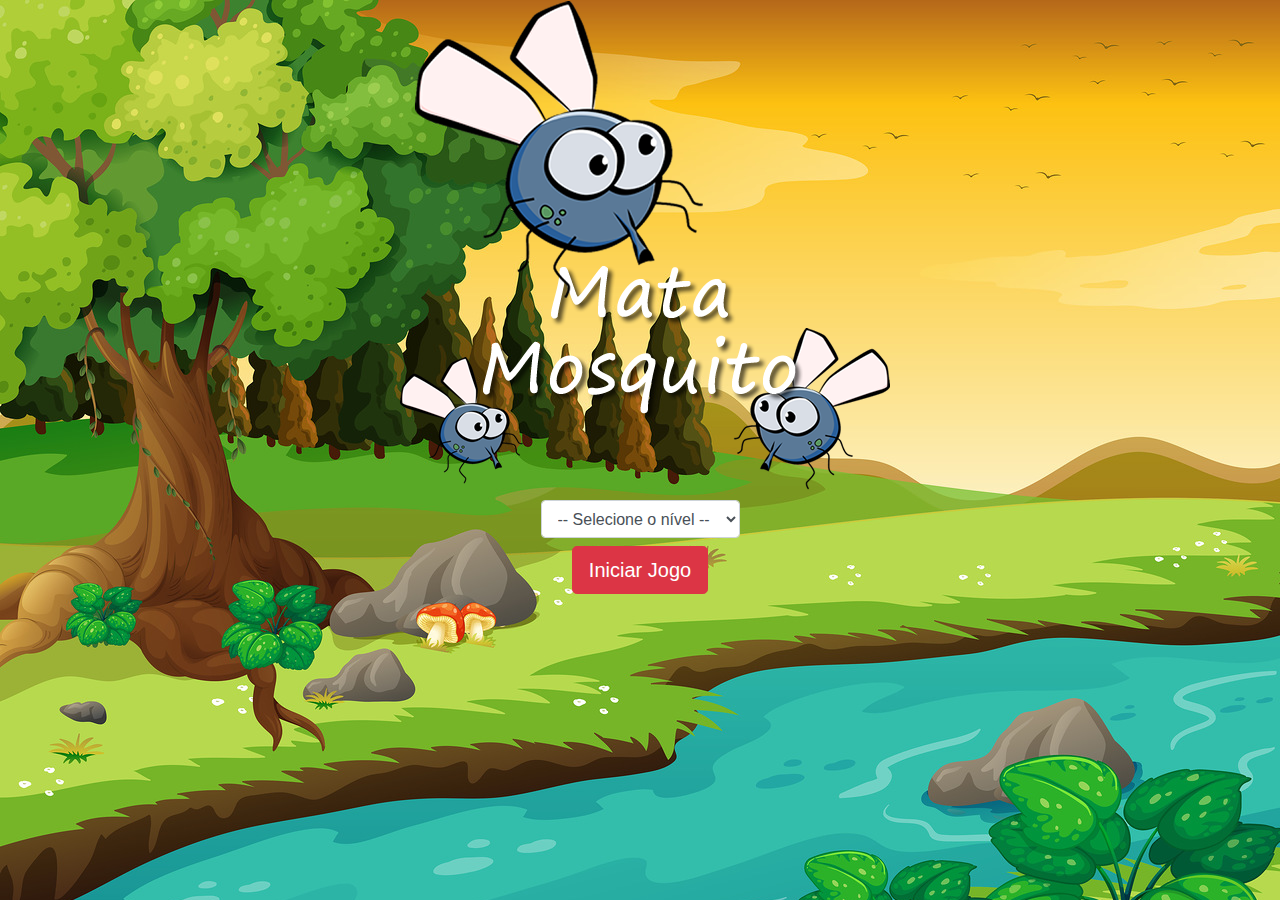
<file: img/Jogo Mata Mosquito c JS/index.html>
<!DOCTYPE html>
<html>
	<head>
		<title></title>
		<meta charset="UTF-8" />
		<link rel="stylesheet" href="https://maxcdn.bootstrapcdn.com/bootstrap/4.0.0/css/bootstrap.min.css" integrity="sha384-Gn5384xqQ1aoWXA+058RXPxPg6fy4IWvTNh0E263XmFcJlSAwiGgFAW/dAiS6JXm" crossorigin="anonymous">

		<link rel="stylesheet" href="estilo.css" />

		<script>
			function iniciarJogo() {
				var nivel = document.getElementById('nivel').value

				if(nivel === '') {
					alert('Selecione um nível para iniciar o jogo')
					return false
				}

				window.location.href = "app.html?" + nivel

			}
		</script>
	</head>
	<body>

		<div class="container">
			<div class="row">
				<div class="col">
					<div class="d-flex justify-content-center">
						<img src="imagens/game.png" />
					</div>
				</div>
			</div>

			<div class="row">
				<div class="col">
					<div class="d-flex justify-content-center">
						<div class="mb-2">
							<select class="form-control" id="nivel">
								<option value="">-- Selecione o nível --</option>
								<option value="normal">Normal</option>
								<option value="dificil">Difícil</option>
								<option value="chucknorris">Chuck Norris</option>
							</select>
						</div>
					</div>
				</div>
			</div>


			<div class="row">
				<div class="col">
					<div class="d-flex justify-content-center">
						<button type="button" class="btn btn-danger btn-lg" onclick="iniciarJogo()" >Iniciar Jogo</button>
					</div>
				</div>
			</div>
		</div>

	</body>
</html>
</file>
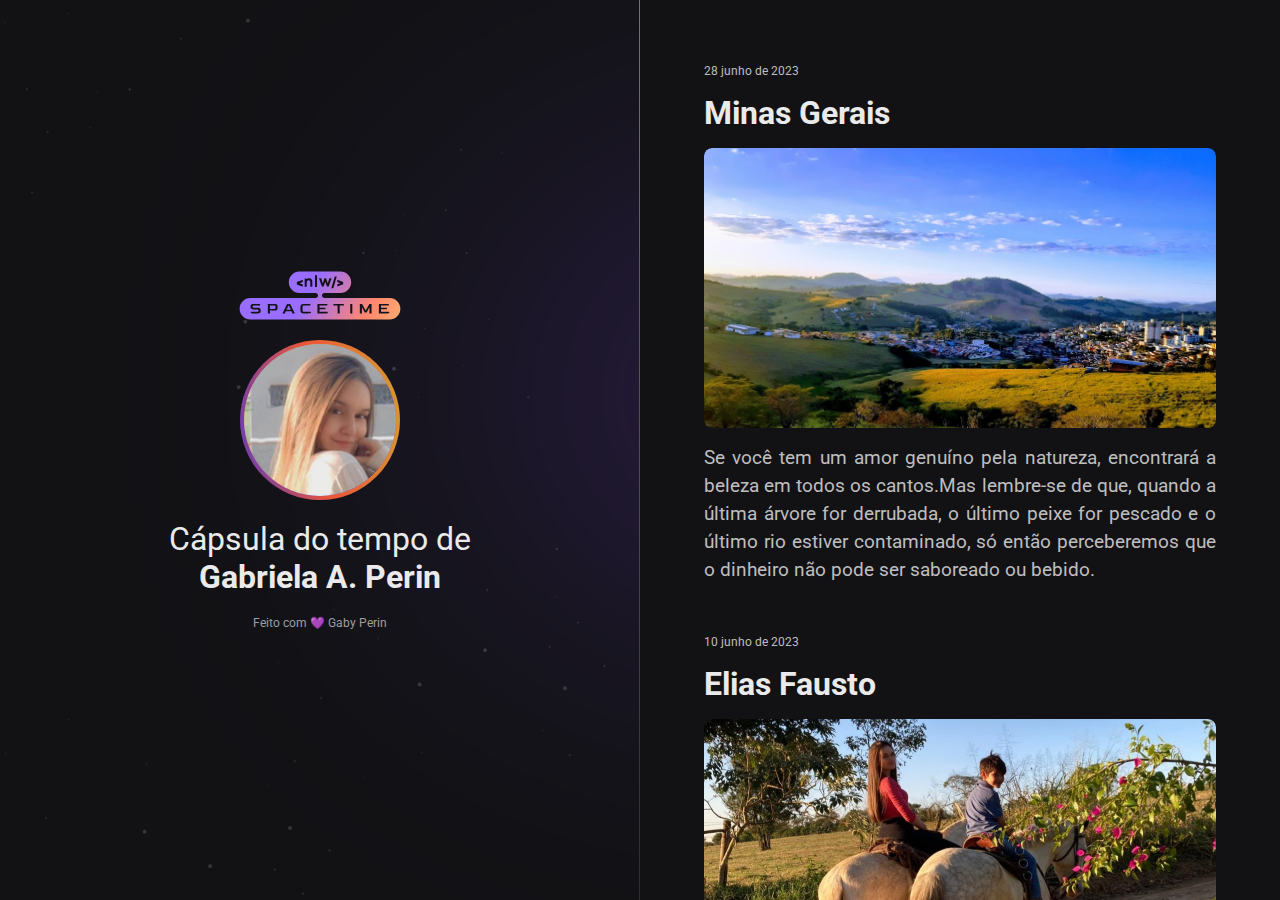
<file: img/Sitedoshobbies/index.html>
<!DOCTYPE html>
<html lang="pt-br">
  <head>
    <meta charset="UTF-8" />
    <meta http-equiv="X-UA-Compatible" content="IE=edge" />
    <meta name="viewport" content="width=device-width, initial-scale=1.0" />
    <link rel="preconnect" href="https://fonts.googleapis.com" />
    <link rel="preconnect" href="https://fonts.gstatic.com" crossorigin />
    <link
      href="https://fonts.googleapis.com/css2?family=Roboto:wght@400;700&display=swap"
      rel="stylesheet"/>

    <link rel="icon" href="favicon.png" />
    <link rel="stylesheet" href="style.css" />
    <title>NLW Spacetime Gabi</title>
  </head>
  <body>
    <aside>
      <img src="logo.svg" alt="Logo NLW spacetime" />
      <img src="gabifotoprincipal.jpeg" alt="Foto de perfil" />

      <p>
        Cápsula do tempo de <br />
        <strong>Gabriela A. Perin</strong>
      </p>

      <span>Feito com 💜 Gaby Perin</span>
    </aside>
    <nav>
      <a
        target="_blank"
        class="memory"
      >
        <small>28 junho de 2023</small>
        <h1>Minas Gerais</h1>
        <div>
          <img
            src="pordosolmg.jpg"
            alt="Paisagem de Minas Gerais"
          />
        </div>
        <p Align="justify">
          Se você tem um amor genuíno pela natureza, encontrará a beleza em todos os cantos.Mas lembre-se de que, quando a última árvore for derrubada, o último peixe for pescado e o último rio estiver contaminado, só então perceberemos que o dinheiro não pode ser saboreado ou bebido.
        </p>
        <br>
        <small>10 junho de 2023</small>
        <h1>Elias Fausto</h1>
        <div>
        <img
            src="cavalos.jpg"
            alt="Paisagem de Minas Gerais"
          />
        </div>
          <p Align="justify">
            Se há algo que verdadeiramente amo, é desfrutar do ar puro, saborear frutas colhidas diretamente da árvore, apreciar o sereno da natureza, encontrar a paz, sentir a brisa refrescante, ouvir a sinfonia dos pássaros e dar um passeio tranquilo a cavalo. Cada um desses momentos é como uma recarga para a minha alma, uma oportunidade de me reconectar com a essência da vida e apreciar a beleza simples que o mundo tem a oferecer.
          </p>
        
      </a>

      <a
        target="_blank"
        class="memory"
      >
        <small>29 junho de 2023</small>
        <h1>Esporte</h1>
        <div>
          <img
            src="gametenis.jpg"
            alt="Esporte"
          />
        </div>
        <p Align="justify">
          Para mim, a prática do tênis proporciona uma série de benefícios que abrangem não apenas a minha saúde física, mas também o meu bem-estar mental e social. Este esporte se revela uma fonte valiosa de ganhos para todas as áreas da minha vida.
        </p>
      </a>

      <a
        target="_blank"
        class="memory"
      >
        <small>17 junho de 2023</small>
        <h1>Júlia e Heloísa</h1>
        <div>
          <img
            src="juliaehelo.jpg"
            alt="Priminhas"
          />
        </div>
        <p Align="justify">
          Cada dia ao lado de vocês é uma aventura incrível, e estou muito feliz por ter vocês como minhas priminhas. Acompanhar o crescimento de vocês e ver como estão se tornando duas pessoas tão maravilhosas é um privilégio para mim.Vocês são como duas estrelas brilhantes que iluminam a minha vida com alegria e amor. É incrível ver como vocês crescem e aprendem coisas novas a cada dia.
        </p>
      </a>
      <a
        target="_blank"
        class="memory"
      >
        <small>11 junho de 2023</small>
        <h1>Pôr do sol</h1>
        <div>
          <img
            src="pordosol.jpg"
            alt="Põr do sol"
          />
        </div>
        <p Align="justify">
          O pôr do sol é um espetáculo de cores quentes pintando o horizonte, finalizando o dia com uma mescla de beleza e serenidade. Ele serve como um lembrete da efemeridade da vida e da significância de valorizar os momentos simples.Além de sua beleza indescritível, olhar o pôr do sol também possui o poder de aliviar o estresse e a ansiedade, proporcionando um breve refúgio de tranquilidade em nosso cotidiano agitado.
          </p>
      </a>
    </nav>  
  </body>
</html>
</file>
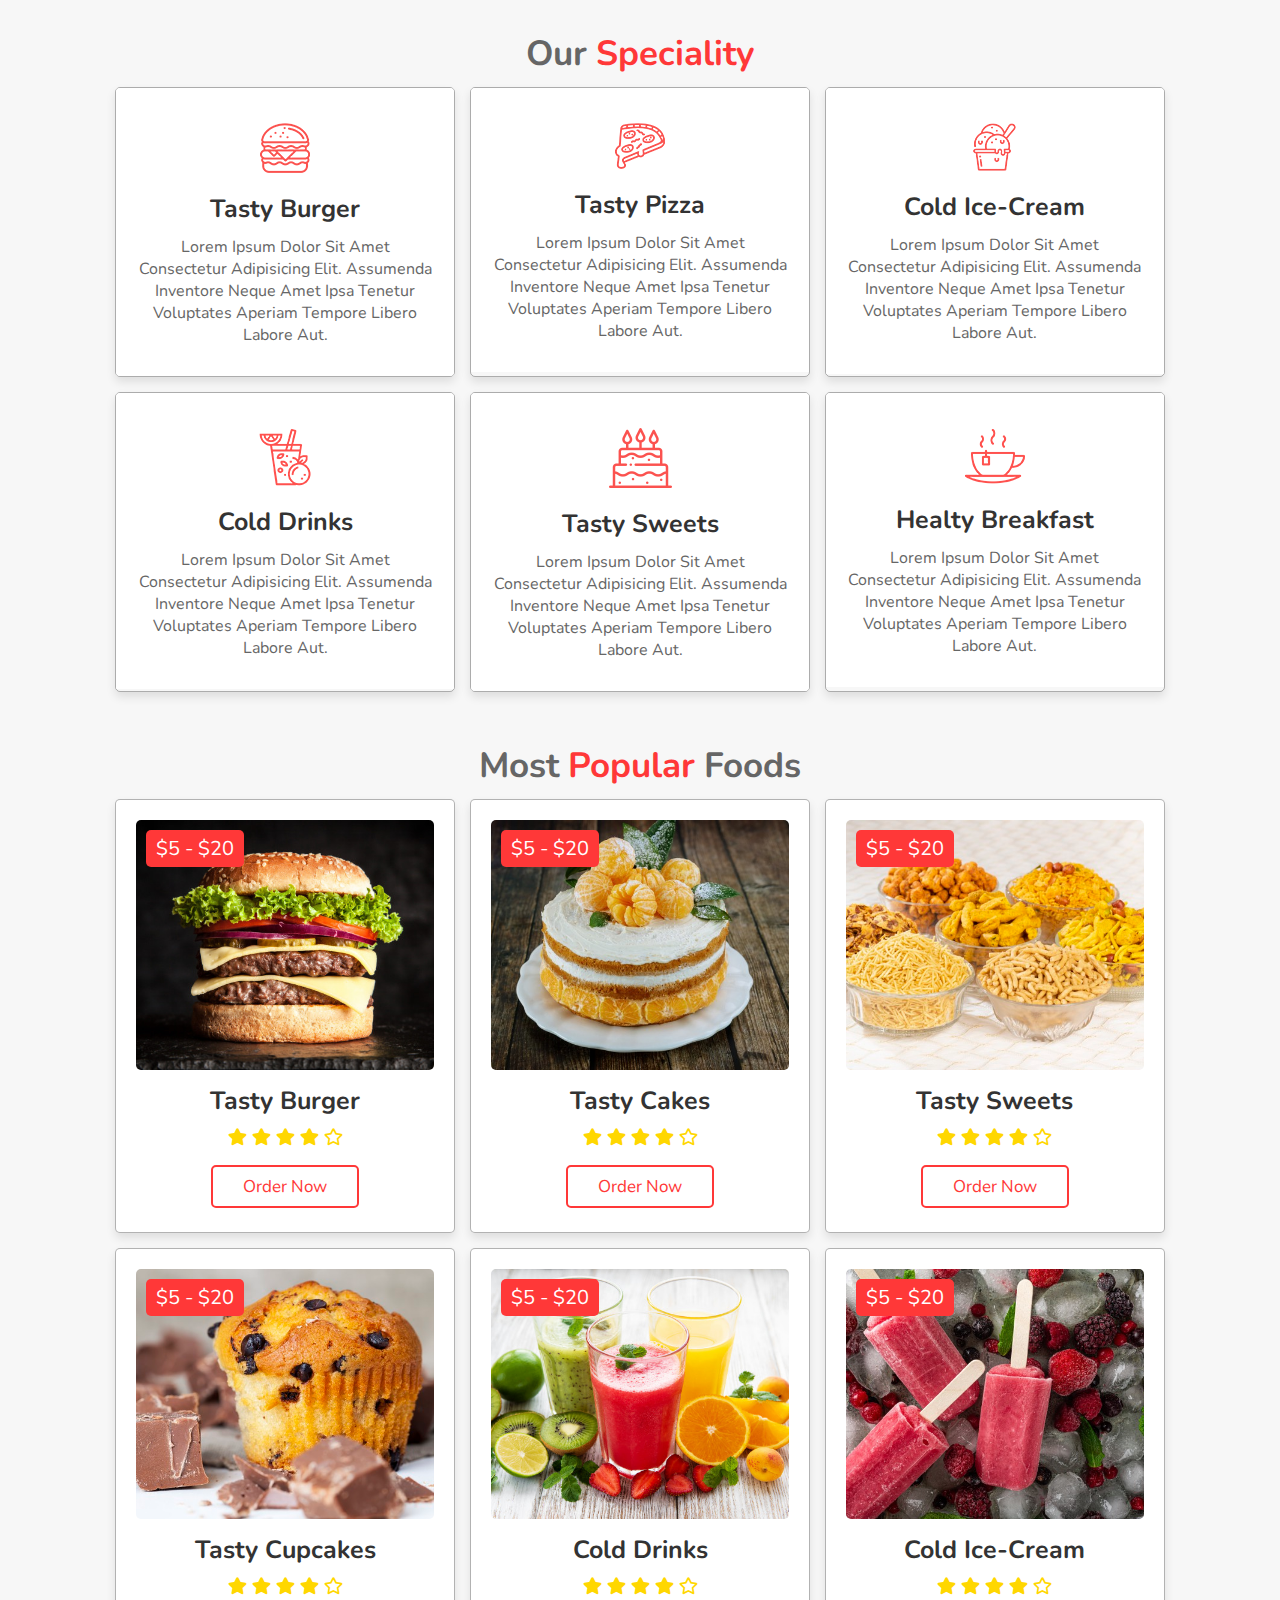
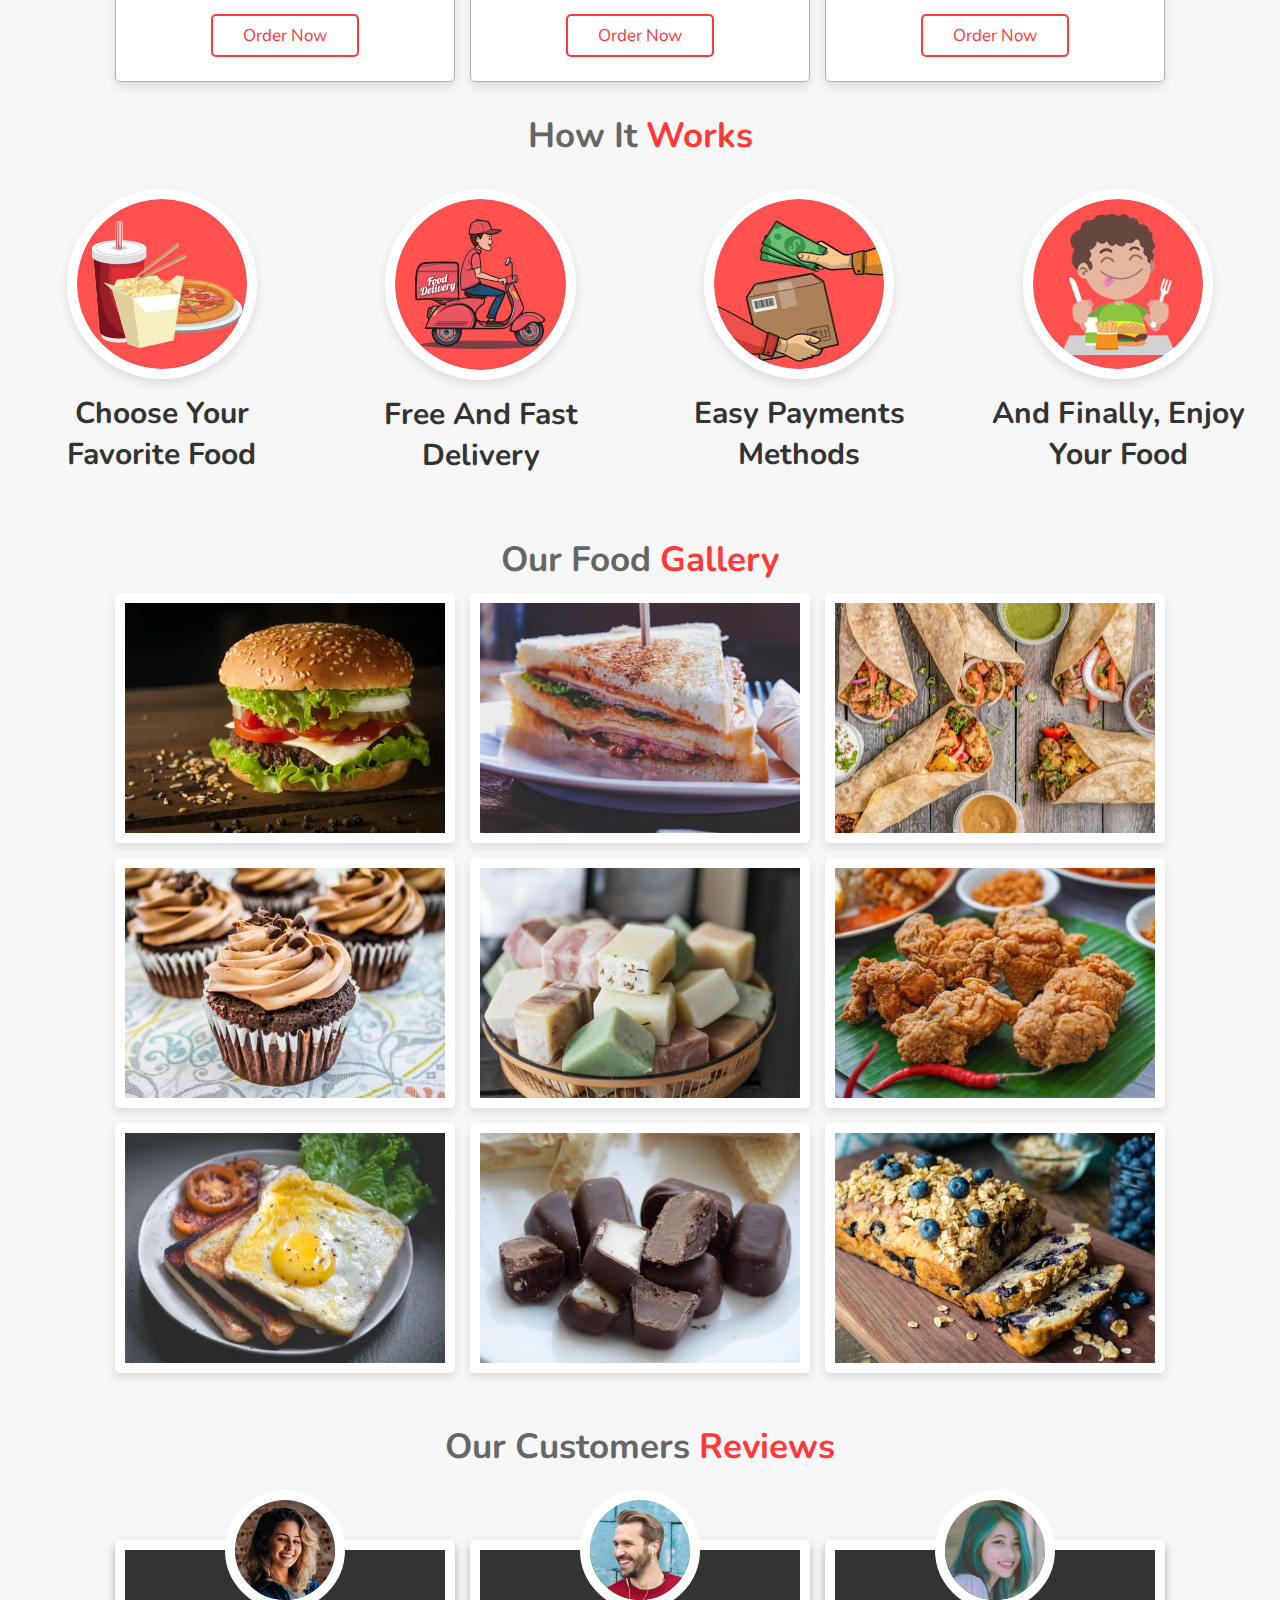
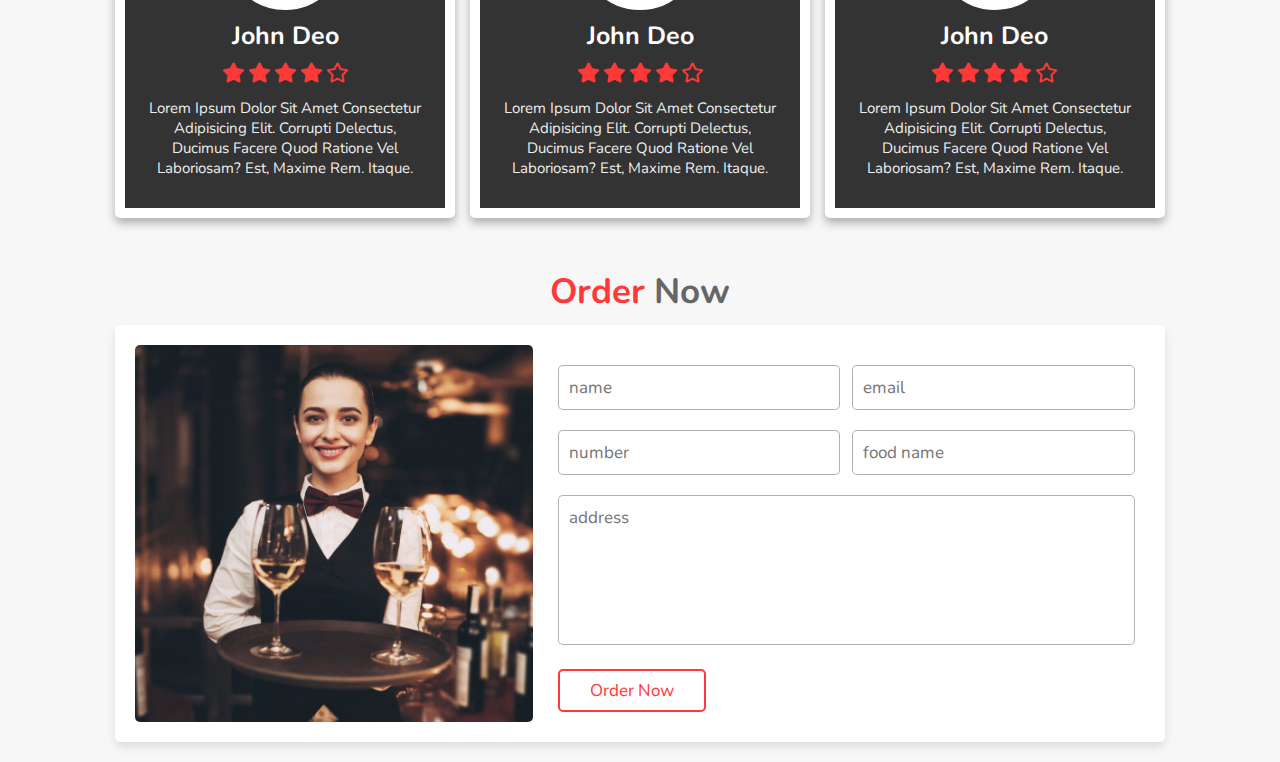
<file: img/Hotel Galaxy/food.html>
<!DOCTYPE html>
<html lang="en">

<head>
    <meta charset="UTF-8">
    <meta name="viewport" content="width=device-width, initial-scale=1.0">
    <title>Our food Service</title>

    <!-- font awesome cdn link  -->
    <link rel="stylesheet" href="https://cdnjs.cloudflare.com/ajax/libs/font-awesome/5.15.3/css/all.min.css">

    <!-- custom css file link  -->
    <link rel="stylesheet" href="foodStyle.css">

</head>

<body>
    <!-- speciality section starts  -->

    <section class="speciality" id="speciality">

        <h1 class="heading"> our <span>speciality</span> </h1>

        <div class="box-container">

            <div class="box">
                <img class="image" src="images/s-img-1.jpg" alt="">
                <div class="content">
                    <img src="images/s-1.png" alt="">
                    <h3>tasty burger</h3>
                    <p>Lorem ipsum dolor sit amet consectetur adipisicing elit. Assumenda inventore neque amet ipsa
                        tenetur voluptates aperiam tempore libero labore aut.</p>
                </div>
            </div>
            <div class="box">
                <img class="image" src="images/s-img-2.jpg" alt="">
                <div class="content">
                    <img src="images/s-2.png" alt="">
                    <h3>tasty pizza</h3>
                    <p>Lorem ipsum dolor sit amet consectetur adipisicing elit. Assumenda inventore neque amet ipsa
                        tenetur voluptates aperiam tempore libero labore aut.</p>
                </div>
            </div>
            <div class="box">
                <img class="image" src="images/s-img-3.jpg" alt="">
                <div class="content">
                    <img src="images/s-3.png" alt="">
                    <h3>cold ice-cream</h3>
                    <p>Lorem ipsum dolor sit amet consectetur adipisicing elit. Assumenda inventore neque amet ipsa
                        tenetur voluptates aperiam tempore libero labore aut.</p>
                </div>
            </div>
            <div class="box">
                <img class="image" src="images/s-img-4.jpg" alt="">
                <div class="content">
                    <img src="images/s-4.png" alt="">
                    <h3>cold drinks</h3>
                    <p>Lorem ipsum dolor sit amet consectetur adipisicing elit. Assumenda inventore neque amet ipsa
                        tenetur voluptates aperiam tempore libero labore aut.</p>
                </div>
            </div>
            <div class="box">
                <img class="image" src="images/s-img-5.jpg" alt="">
                <div class="content">
                    <img src="images/s-5.png" alt="">
                    <h3>tasty sweets</h3>
                    <p>Lorem ipsum dolor sit amet consectetur adipisicing elit. Assumenda inventore neque amet ipsa
                        tenetur voluptates aperiam tempore libero labore aut.</p>
                </div>
            </div>
            <div class="box">
                <img class="image" src="images/s-img-6.jpg" alt="">
                <div class="content">
                    <img src="images/s-6.png" alt="">
                    <h3>healty breakfast</h3>
                    <p>Lorem ipsum dolor sit amet consectetur adipisicing elit. Assumenda inventore neque amet ipsa
                        tenetur voluptates aperiam tempore libero labore aut.</p>
                </div>
            </div>

        </div>

    </section>

    <!-- speciality section ends -->

    <!-- popular section starts  -->

    <section class="popular" id="popular">

        <h1 class="heading"> most <span>popular</span> foods </h1>

        <div class="box-container">

            <div class="box">
                <span class="price"> $5 - $20 </span>
                <img src="images/p-1.jpg" alt="">
                <h3>tasty burger</h3>
                <div class="stars">
                    <i class="fas fa-star"></i>
                    <i class="fas fa-star"></i>
                    <i class="fas fa-star"></i>
                    <i class="fas fa-star"></i>
                    <i class="far fa-star"></i>
                </div>
                <a href="#" class="btn">order now</a>
            </div>
            <div class="box">
                <span class="price"> $5 - $20 </span>
                <img src="images/p-2.jpg" alt="">
                <h3>tasty cakes</h3>
                <div class="stars">
                    <i class="fas fa-star"></i>
                    <i class="fas fa-star"></i>
                    <i class="fas fa-star"></i>
                    <i class="fas fa-star"></i>
                    <i class="far fa-star"></i>
                </div>
                <a href="#" class="btn">order now</a>
            </div>
            <div class="box">
                <span class="price"> $5 - $20 </span>
                <img src="images/p-3.jpg" alt="">
                <h3>tasty sweets</h3>
                <div class="stars">
                    <i class="fas fa-star"></i>
                    <i class="fas fa-star"></i>
                    <i class="fas fa-star"></i>
                    <i class="fas fa-star"></i>
                    <i class="far fa-star"></i>
                </div>
                <a href="#" class="btn">order now</a>
            </div>
            <div class="box">
                <span class="price"> $5 - $20 </span>
                <img src="images/p-4.jpg" alt="">
                <h3>tasty cupcakes</h3>
                <div class="stars">
                    <i class="fas fa-star"></i>
                    <i class="fas fa-star"></i>
                    <i class="fas fa-star"></i>
                    <i class="fas fa-star"></i>
                    <i class="far fa-star"></i>
                </div>
                <a href="#" class="btn">order now</a>
            </div>
            <div class="box">
                <span class="price"> $5 - $20 </span>
                <img src="images/p-5.jpg" alt="">
                <h3>cold drinks</h3>
                <div class="stars">
                    <i class="fas fa-star"></i>
                    <i class="fas fa-star"></i>
                    <i class="fas fa-star"></i>
                    <i class="fas fa-star"></i>
                    <i class="far fa-star"></i>
                </div>
                <a href="#" class="btn">order now</a>
            </div>
            <div class="box">
                <span class="price"> $5 - $20 </span>
                <img src="images/p-6.jpg" alt="">
                <h3>cold ice-cream</h3>
                <div class="stars">
                    <i class="fas fa-star"></i>
                    <i class="fas fa-star"></i>
                    <i class="fas fa-star"></i>
                    <i class="fas fa-star"></i>
                    <i class="far fa-star"></i>
                </div>
                <a href="#" class="btn">order now</a>
            </div>

        </div>

    </section>

    <!-- popular section ends -->

    <!-- steps section starts  -->

    <div class="step-container">

        <h1 class="heading">how it <span>works</span></h1>

        <section class="steps">

            <div class="box">
                <img src="images/step-1.jpg" alt="">
                <h3>choose your favorite food</h3>
            </div>
            <div class="box">
                <img src="images/step-2.jpg" alt="">
                <h3>free and fast delivery</h3>
            </div>
            <div class="box">
                <img src="images/step-3.jpg" alt="">
                <h3>easy payments methods</h3>
            </div>
            <div class="box">
                <img src="images/step-4.jpg" alt="">
                <h3>and finally, enjoy your food</h3>
            </div>

        </section>

    </div>

    <!-- steps section ends -->

    <!-- gallery section starts  -->

    <section class="gallery" id="gallery">

        <h1 class="heading"> our food <span> gallery </span> </h1>

        <div class="box-container">

            <div class="box">
                <img src="images/g-1.jpg" alt="">
                <div class="content">
                    <h3>tasty food</h3>
                    <p>Lorem ipsum dolor sit, amet consectetur adipisicing elit. Deleniti, ipsum.</p>
                    <a href="#" class="btn">ordern now</a>
                </div>
            </div>
            <div class="box">
                <img src="images/g-2.jpg" alt="">
                <div class="content">
                    <h3>tasty food</h3>
                    <p>Lorem ipsum dolor sit, amet consectetur adipisicing elit. Deleniti, ipsum.</p>
                    <a href="#" class="btn">ordern now</a>
                </div>
            </div>
            <div class="box">
                <img src="images/g-3.jpg" alt="">
                <div class="content">
                    <h3>tasty food</h3>
                    <p>Lorem ipsum dolor sit, amet consectetur adipisicing elit. Deleniti, ipsum.</p>
                    <a href="#" class="btn">ordern now</a>
                </div>
            </div>
            <div class="box">
                <img src="images/g-4.jpg" alt="">
                <div class="content">
                    <h3>tasty food</h3>
                    <p>Lorem ipsum dolor sit, amet consectetur adipisicing elit. Deleniti, ipsum.</p>
                    <a href="#" class="btn">ordern now</a>
                </div>
            </div>
            <div class="box">
                <img src="images/g-5.jpg" alt="">
                <div class="content">
                    <h3>tasty food</h3>
                    <p>Lorem ipsum dolor sit, amet consectetur adipisicing elit. Deleniti, ipsum.</p>
                    <a href="#" class="btn">ordern now</a>
                </div>
            </div>
            <div class="box">
                <img src="images/g-6.jpg" alt="">
                <div class="content">
                    <h3>tasty food</h3>
                    <p>Lorem ipsum dolor sit, amet consectetur adipisicing elit. Deleniti, ipsum.</p>
                    <a href="#" class="btn">ordern now</a>
                </div>
            </div>
            <div class="box">
                <img src="images/g-7.jpg" alt="">
                <div class="content">
                    <h3>tasty food</h3>
                    <p>Lorem ipsum dolor sit, amet consectetur adipisicing elit. Deleniti, ipsum.</p>
                    <a href="#" class="btn">ordern now</a>
                </div>
            </div>
            <div class="box">
                <img src="images/g-8.jpg" alt="">
                <div class="content">
                    <h3>tasty food</h3>
                    <p>Lorem ipsum dolor sit, amet consectetur adipisicing elit. Deleniti, ipsum.</p>
                    <a href="#" class="btn">ordern now</a>
                </div>
            </div>
            <div class="box">
                <img src="images/g-9.jpg" alt="">
                <div class="content">
                    <h3>tasty food</h3>
                    <p>Lorem ipsum dolor sit, amet consectetur adipisicing elit. Deleniti, ipsum.</p>
                    <a href="#" class="btn">ordern now</a>
                </div>
            </div>

        </div>

    </section>

    <!-- gallery section ends -->

    <!-- review section starts  -->

    <section class="review" id="review">

        <h1 class="heading"> our customers <span>reviews</span> </h1>

        <div class="box-container">

            <div class="box">
                <img src="images/pic1.png" alt="">
                <h3>john deo</h3>
                <div class="stars">
                    <i class="fas fa-star"></i>
                    <i class="fas fa-star"></i>
                    <i class="fas fa-star"></i>
                    <i class="fas fa-star"></i>
                    <i class="far fa-star"></i>
                </div>
                <p>Lorem ipsum dolor sit amet consectetur adipisicing elit. Corrupti delectus, ducimus facere quod
                    ratione vel laboriosam? Est, maxime rem. Itaque.</p>
            </div>
            <div class="box">
                <img src="images/pic2.png" alt="">
                <h3>john deo</h3>
                <div class="stars">
                    <i class="fas fa-star"></i>
                    <i class="fas fa-star"></i>
                    <i class="fas fa-star"></i>
                    <i class="fas fa-star"></i>
                    <i class="far fa-star"></i>
                </div>
                <p>Lorem ipsum dolor sit amet consectetur adipisicing elit. Corrupti delectus, ducimus facere quod
                    ratione vel laboriosam? Est, maxime rem. Itaque.</p>
            </div>
            <div class="box">
                <img src="images/pic3.png" alt="">
                <h3>john deo</h3>
                <div class="stars">
                    <i class="fas fa-star"></i>
                    <i class="fas fa-star"></i>
                    <i class="fas fa-star"></i>
                    <i class="fas fa-star"></i>
                    <i class="far fa-star"></i>
                </div>
                <p>Lorem ipsum dolor sit amet consectetur adipisicing elit. Corrupti delectus, ducimus facere quod
                    ratione vel laboriosam? Est, maxime rem. Itaque.</p>
            </div>

        </div>

    </section>

    <!-- review section ends -->

    <!-- order section starts  -->

    <section class="order" id="order">

        <h1 class="heading"> <span>order</span> now </h1>

        <div class="row">

            <div class="image">
                <img src="images/order-img.jpg" alt="">
            </div>

            <form action="">

                <div class="inputBox">
                    <input type="text" placeholder="name">
                    <input type="email" placeholder="email">
                </div>

                <div class="inputBox">
                    <input type="number" placeholder="number">
                    <input type="text" placeholder="food name">
                </div>

                <textarea placeholder="address" name="" id="" cols="30" rows="10"></textarea>

                <input type="submit" value="order now" class="btn">

            </form>

        </div>

    </section>
    <!-- order section ends -->


</body>

</html>
</file>
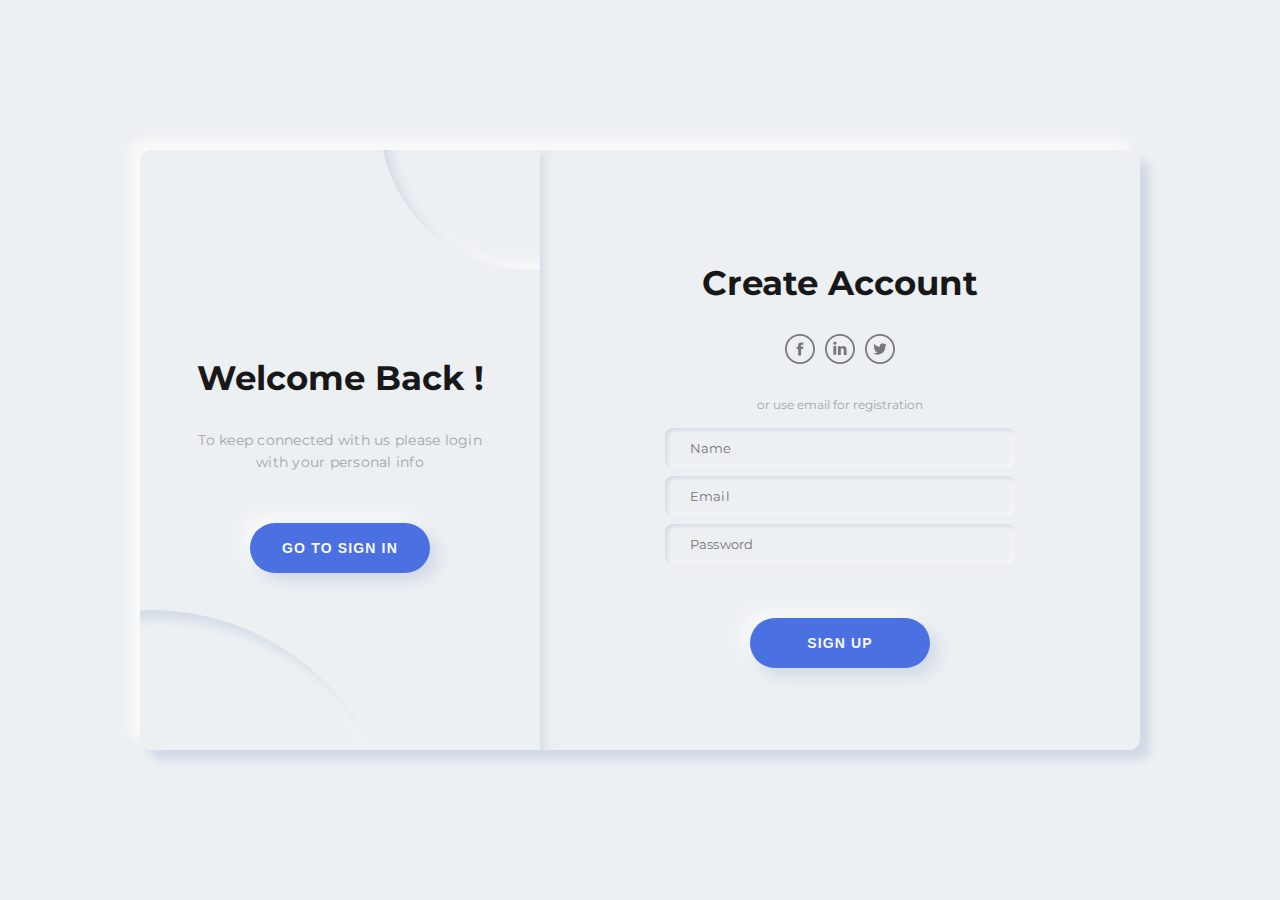
<file: img/Hotel Galaxy/SIGN UP & SIGN IN PAGE.html>
<!DOCTYPE html>
<html lang="en" >
<head>
  <meta charset="UTF-8">
  <title>Sign Up - Sign In</title>
  <link rel="stylesheet" href="SIGN UP & SIGN IN PAGE.css">
</head>
<body>
<!DOCTYPE html>
<html lang="es" dir="ltr">
  <head>          
    <meta name="viewport" content="width=device-width, user-scalable=no, initial-scale=1.0">
    <meta charset="utf-8">
    <link rel="stylesheet" type="text/css" href="SIGN UP & SIGN IN PAGE.css"><link href="https://fonts.googleapis.com/css2?family=Montserrat:wght@400;700;800&display=swap" rel="stylesheet">
  </head>
  <body>
    <div class="main">
      <div class="container a-container" id="a-container">
        <form class="form" id="a-form" method="post" action="signup.php">
          <h2 class="form_title title">Create Account</h2>
          <div class="form__icons"><img class="form__icon" src="[data-uri]" alt=""><img class="form__icon" src="[data-uri]"><img class="form__icon" src="[data-uri]"></div><span class="form__span">or use email for registration</span>
          <input class="form__input" type="text" placeholder="Name" name ="username">
          <input class="form__input" type="text" placeholder="Email" name="email">
          <input class="form__input" type="password" placeholder="Password" name="password">
          <button class="form__button button switch-btn" type='submit' name ="signup">SIGN UP</button>
        </form>
      </div>
      <div class="container b-container" id="b-container">
        <form class="form" id="b-form" method="post" action="index.html">
          <h2 class="form_title title">Sign in to Website</h2>
          <div class="form__icons"><img class="form__icon" src="[data-uri]" alt=""><img class="form__icon" src="[data-uri]"><img class="form__icon" src="[data-uri]"></div><span class="form__span">or use your email account</span>
          <input class="form__input" type="text" placeholder="Email" name = "email">
          <input class="form__input" type="password" placeholder="Password" name = "password"><a class="form__link">Forgot your password?</a>
          <button class="form__button button switch-btn" name = "signin">SIGN IN</button>
        </form>
      </div>
      <div class="switch" id="switch-cnt">
        <div class="switch__circle"></div>
        <div class="switch__circle switch__circle--t"></div>
        <div class="switch__container" id="switch-c1">
          <h2 class="switch__title title">Welcome Back !</h2>
          <p class="switch__description description">To keep connected with us please login with your personal info</p>
          <button class="switch__button button switch-btn">GO TO SIGN IN</button>
        </div>
        <div class="switch__container is-hidden" id="switch-c2">
          <h2 class="switch__title title">Hello Friend !</h2>
          <p class="switch__description description">Enter your personal details and start journey with us</p>
          <button class="switch__button button switch-btn">GO TO SIGN UP</button>
        </div>
      </div>
    </div>
  </body>
</html>
  <script  src="SIGN UP & SIGN IN PAGE.js"></script>
</body>
</html>
</file>
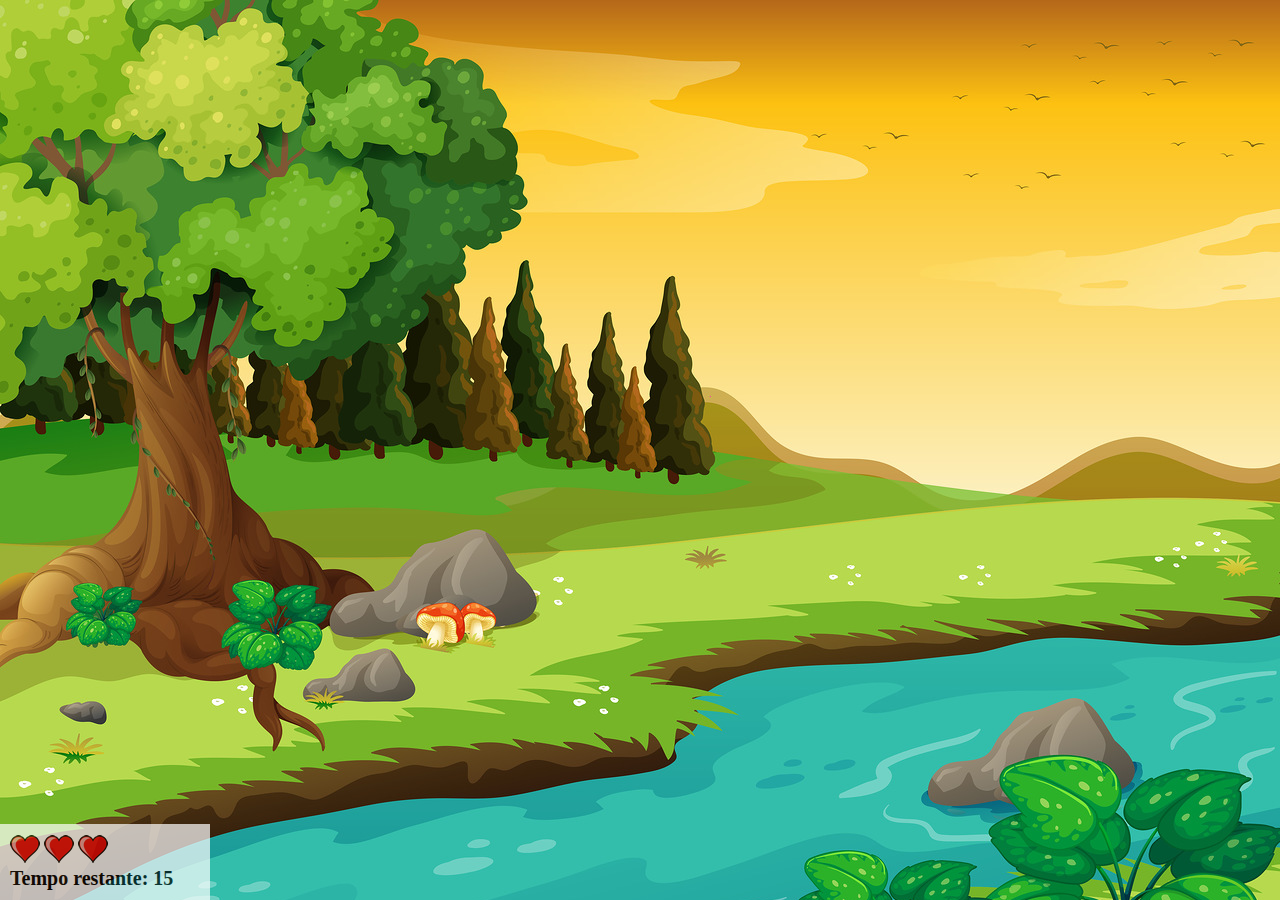
<file: img/Jogo Mata Mosquito c JS/app.html>
<!DOCTYPE html>
<html>
	<head>
		<title></title>
		<meta charset="UTF-8" />
		<link rel="stylesheet" href="estilo.css" />
		<script src="jogo.js"></script>
	</head>
	<body onresize="ajustaTamanhoPalcoJogo()">

		<div class="painel">
			<div class="vidas">
				<img id="v1" src="imagens/coracao_cheio.png" />
				<img id="v2" src="imagens/coracao_cheio.png" />
				<img id="v3" src="imagens/coracao_cheio.png" />
			</div>

			<div class="cronometro">Tempo restante: <span id="cronometro"></span></div>
		</div>

		<script>
			document.getElementById('cronometro').innerHTML = tempo

			var criaMosca = setInterval(function() { 
				posicaoRandomica()
			}, criaMosquitoTempo)
		</script>
	</body>
</html>
</file>
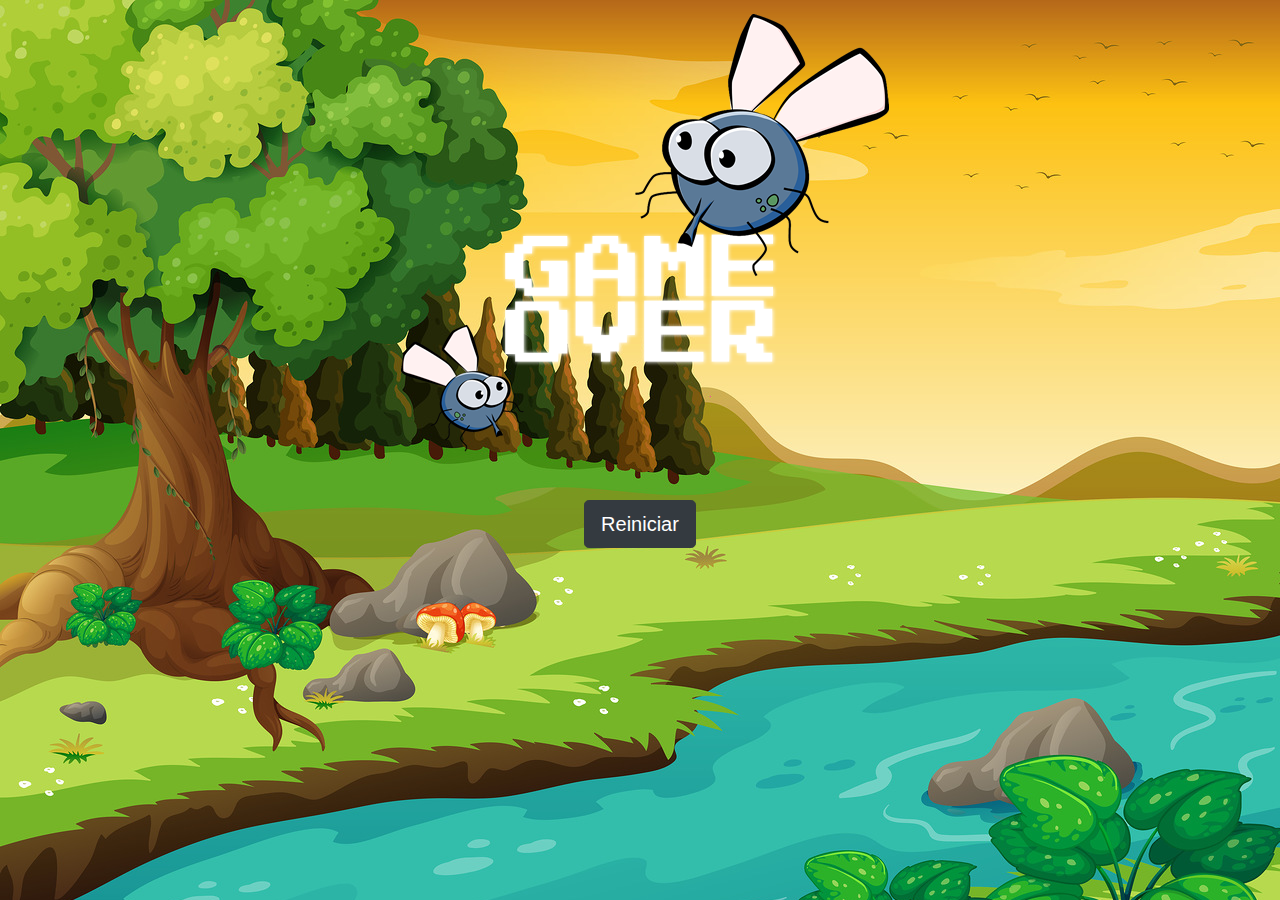
<file: img/Jogo Mata Mosquito c JS/fim_de_jogo.html>
<!DOCTYPE html>
<html>
	<head>
		<title></title>
		<meta charset="UTF-8" />

		<link rel="stylesheet" href="https://maxcdn.bootstrapcdn.com/bootstrap/4.0.0/css/bootstrap.min.css" integrity="sha384-Gn5384xqQ1aoWXA+058RXPxPg6fy4IWvTNh0E263XmFcJlSAwiGgFAW/dAiS6JXm" crossorigin="anonymous">

		<link rel="stylesheet" href="estilo.css" />
	</head>
	<body>

		<div class="container">
			<div class="row">
				<div class="col">
					<div class="d-flex justify-content-center">
						<img src="imagens/game_over.png" />
					</div>
				</div>
			</div>


			<div class="row">
				<div class="col">
					<div class="d-flex justify-content-center">
						<button type="button" class="btn btn-dark btn-lg" onclick="window.location.href = 'index.html' ">Reiniciar</button>
					</div>
				</div>
			</div>
		</div>

	</body>
</html>
</file>
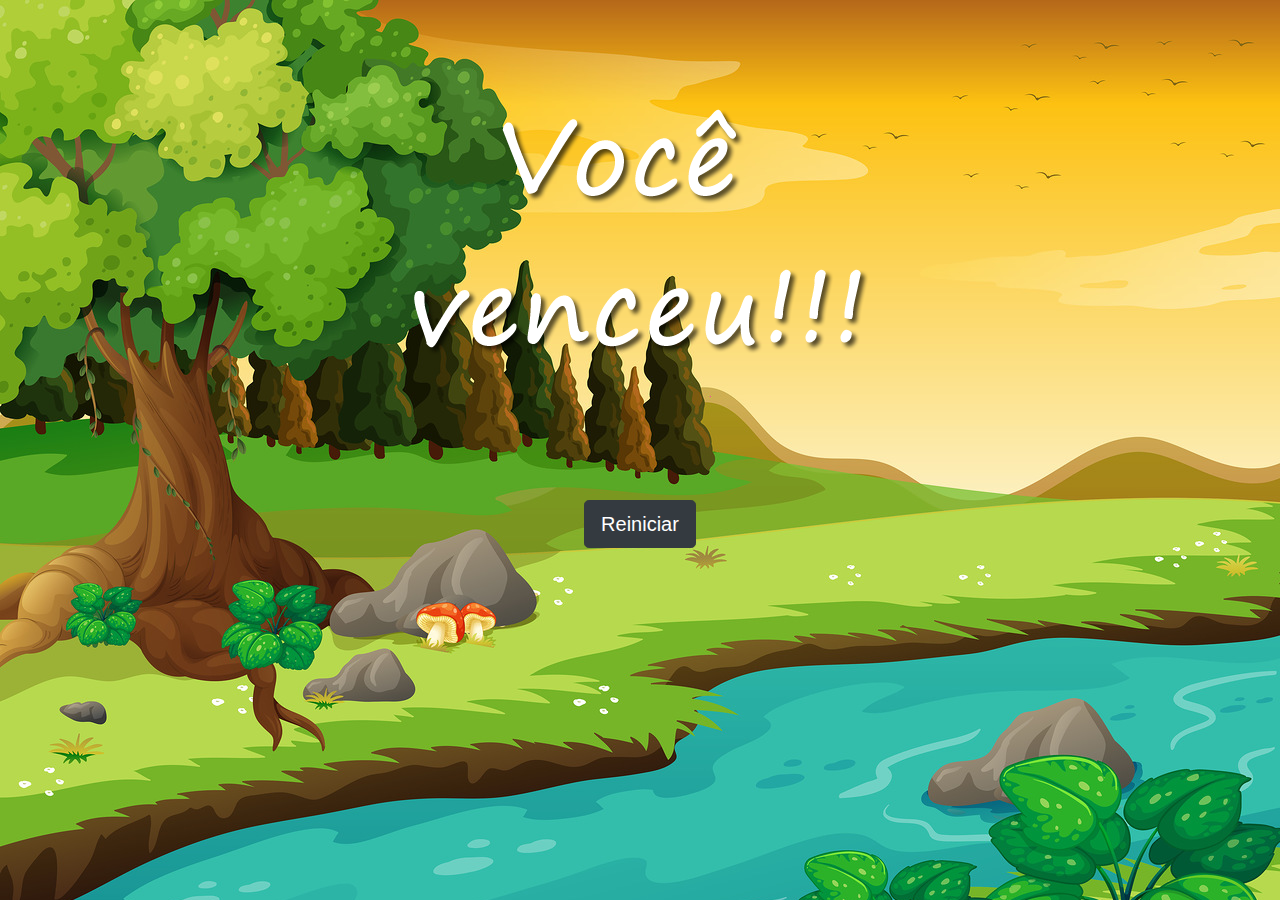
<file: img/Jogo Mata Mosquito c JS/vitoria.html>
<!DOCTYPE html>
<html>
	<head>
		<title></title>
		<meta charset="UTF-8" />

		<link rel="stylesheet" href="https://maxcdn.bootstrapcdn.com/bootstrap/4.0.0/css/bootstrap.min.css" integrity="sha384-Gn5384xqQ1aoWXA+058RXPxPg6fy4IWvTNh0E263XmFcJlSAwiGgFAW/dAiS6JXm" crossorigin="anonymous">

		<link rel="stylesheet" href="estilo.css" />
	</head>
	<body>

		<div class="container">
			<div class="row">
				<div class="col">
					<div class="d-flex justify-content-center">
						<img src="imagens/vitoria.png" />
					</div>
				</div>
			</div>


			<div class="row">
				<div class="col">
					<div class="d-flex justify-content-center">
						<button type="button" class="btn btn-dark btn-lg" onclick="window.location.href = 'index.html' ">Reiniciar</button>
					</div>
				</div>
			</div>
		</div>

	</body>
</html>
</file>
<file: img/Jogo Mata Mosquito c JS/estilo.css>
html {
	cursor: url(imagens/mata_mosquito.png) 30 30, auto;
}

body {
	background-image: url(imagens/bg.jpg);
	background-repeat: no-repeat;
	background-size: 100%;
}

.mosquito1 {
	width: 50px;
	height: 50px;
}

.mosquito2 {
	width: 70px;
	height: 70px;
}

.mosquito3 {
	width: 90px;
	height: 90px;
}

.ladoA {
	transform: scaleX(1);
}

.ladoB {
	transform: scaleX(-1);
}

.painel {
	position: absolute;
	width: 190px;
	padding: 10px;
	left: 0px;
	bottom: 0px;
	border-top:solid 1px #fff;
	background-color: #fff;
	opacity: 0.7
}

.vidas {
	float: left;
}

.cronometro {
	float: left;
	font-size: 20px;
	font-weight: bold;
}
</file>
<file: img/Sitedoshobbies/style.css>
* {
    margin: 0;
    padding: 0;
    box-sizing: border-box;
  }
  
  :root {
    font-size: 16px;
  }
  
  ::-webkit-scrollbar {
    width: 8px;
  }
  ::-webkit-scrollbar-track {
    background-color: #2c2c31;
  }
  ::-webkit-scrollbar-thumb {
    background-color: #9e9ea0;
  }
  
  @keyframes entering {
    from {
      transform: translateY(-200px);
      opacity: 0;
    }
    to {
      transform: translateY(0);
      opacity: 1;
    }
  }
  
  body {
    background-color: #121215;
    color: #eaeaea;
    font-family: "Roboto", sans-serif;
    display: grid;
    grid-template-areas: "profile timeline";
    grid-template-columns: 1fr 1fr;
    grid-template-rows: 100vh;
  }
  
  aside {
    grid-area: profile;
    display: flex;
    flex-direction: column;
    align-items: center;
    justify-content: center;
    border-right: 1px solid;
    border-image: linear-gradient(#727275, #2c2c31) 1;
    gap: 20px;
    background-image: url(background.svg);
    background-position: top right;
    background-repeat: no-repeat;
    background-size: auto 100;
  }
  
  aside * {
    animation: entering 0.7s ease-in-out;
  }
  
  aside img:nth-child(2) {
    width: 160px;
    height: 160px;
    border-radius: 50%;
    border: 4px solid transparent;
    background: linear-gradient(#d39e33, #ed5636, #633bbc) padding-box,
      linear-gradient(260deg, #d39e33, #ed5636, #633bbc) border-box;
  }
  
  aside p {
    font-size: 2rem;
    text-align: center;
  }
  
  aside span {
    font-size: 0.75rem;
    color: #9e9ea0;
  }
  
  nav {
    padding: 64px;
    grid-area: timeline;
    overflow-y: scroll;
    animation: entering 0.7s ease-in-out;
  }
  
  .memory {
    display: flex;
    flex-direction: column;
    gap: 16px;
    text-decoration: none;
    margin-bottom: 64px;
  }
  
  .memory small {
    color: #bebebf;
    font-size: 0.75rem;
  }
  .memory h1 {
    font-size: 2rem;
    color: #eaeaea;
  }
  .memory img {
    width: 100%;
    height: 280px;
    object-fit: cover;
    border-radius: 8px;
    transition: transform 0.3s ease-in-out;
  }
  .memory div {
    width: 100%;
    height: 280px;
    overflow: hidden;
    border-radius: 8px;
  }
  .memory:hover img {
    transform: scale(1.1);
  }
  .memory p {
    font-size: 1.2rem;
    color: #bebebf;
    line-height: 28px;
  }
  
  @media (max-width: 768px) {
    :root {
      font-size: 14px;
    }
    body {
      grid-template-columns: 1fr;
      grid-template-rows: 0.2fr 0.8fr;
      grid-template-areas:
        "profile"
        "timeline";
    }
    aside {
      border-right: none;
      padding: 32px 12px;
    }
    nav {
      overflow-y: visible;
      padding: 22px;
    }
  }
</file>
<file: img/Hotel Galaxy/foodStyle.css>
@import url('https://fonts.googleapis.com/css2?family=Nunito:wght@200;300;400;600;700&display=swap');
:root {
  --red: #ff3838;
}


* {
  font-family: 'Nunito', sans-serif;
  margin: 0;
  padding: 0;
  box-sizing: border-box;
  outline: none;
  border: none;
  text-decoration: none;
  text-transform: capitalize;
  transition: all .2s linear;
}

*::selection {
  background: var(--red);
  color: #fff;
}

html {
  font-size: 62.5%;
  overflow-x: hidden;
  scroll-behavior: smooth;
  scroll-padding-top: 6rem;
}

body {
  background: #f7f7f7;
}

section {
  padding: 2rem 9%;
}

.heading {
  text-align: center;
  font-size: 3.5rem;
  padding: 1rem;
  color: #666;
}

.heading span {
  color: var(--red);
}

.btn {
  display: inline-block;
  padding: .8rem 3rem;
  border: .2rem solid var(--red);
  color: var(--red);
  cursor: pointer;
  font-size: 1.7rem;
  border-radius: .5rem;
  position: relative;
  overflow: hidden;
  z-index: 0;
  margin-top: 1rem;
}

.btn::before {
  content: '';
  position: absolute;
  top: 0;
  right: 0;
  width: 0%;
  height: 100%;
  background: var(--red);
  transition: .3s linear;
  z-index: -1;
}

.btn:hover::before {
  width: 100%;
  left: 0;
}

.btn:hover {
  color: #fff;
}

header {
  position: fixed;
  top: 0;
  left: 0;
  right: 0;
  z-index: 1000;
  display: flex;
  align-items: center;
  justify-content: space-between;
  background: #fff;
  padding: 2rem 9%;
  box-shadow: 0 .5rem 1rem rgba(0, 0, 0, .1);
}



.home {
  display: flex;
  flex-wrap: wrap;
  gap: 1.5rem;
  min-height: 100vh;
  align-items: center;
  background: url(../images/home-bg.jpg) no-repeat;
  background-size: cover;
  background-position: center;
}

.home .content {
  flex: 1 1 40rem;
  padding-top: 6.5rem;
}

.home .image {
  flex: 1 1 40rem;
}

.home .image img {
  width: 100%;
  padding: 1rem;
  animation: float 3s linear infinite;
}

@keyframes float {
  0%, 100% {
    transform: translateY(0rem);
  }
  50% {
    transform: translateY(3rem);
  }
}

.home .content h3 {
  font-size: 5rem;
  color: #333;
}

.home .content p {
  font-size: 1.7rem;
  color: #666;
  padding: 1rem 0;
}

.speciality .box-container {
  display: flex;
  flex-wrap: wrap;
  gap: 1.5rem;
}

.speciality .box-container .box {
  flex: 1 1 30rem;
  position: relative;
  overflow: hidden;
  box-shadow: 0 .5rem 1rem rgba(0, 0, 0, .1);
  border: .1rem solid rgba(0, 0, 0, .3);
  cursor: pointer;
  border-radius: .5rem;
}

.speciality .box-container .box .image {
  height: 100%;
  width: 100%;
  object-fit: cover;
  position: absolute;
  top: -100%;
  left: 0;
}

.speciality .box-container .box .content {
  text-align: center;
  background: #fff;
  padding: 2rem;
}

.speciality .box-container .box .content img {
  margin: 1.5rem 0;
}

.speciality .box-container .box .content h3 {
  font-size: 2.5rem;
  color: #333;
}

.speciality .box-container .box .content p {
  font-size: 1.6rem;
  color: #666;
  padding: 1rem 0;
}

.speciality .box-container .box:hover .image {
  top: 0;
}

.speciality .box-container .box:hover .content {
  transform: translateY(-100%);
}

.popular .box-container {
  display: flex;
  flex-wrap: wrap;
  gap: 1.5rem;
}

.popular .box-container .box {
  padding: 2rem;
  background: #fff;
  box-shadow: 0 .5rem 1rem rgba(0, 0, 0, .1);
  border: .1rem solid rgba(0, 0, 0, .3);
  border-radius: .5rem;
  text-align: center;
  flex: 1 1 30rem;
  position: relative;
}

.popular .box-container .box img {
  height: 25rem;
  object-fit: cover;
  width: 100%;
  border-radius: .5rem;
}

.popular .box-container .box .price {
  position: absolute;
  top: 3rem;
  left: 3rem;
  background: var(--red);
  color: #fff;
  font-size: 2rem;
  padding: .5rem 1rem;
  border-radius: .5rem;
}

.popular .box-container .box h3 {
  color: #333;
  font-size: 2.5rem;
  padding-top: 1rem;
}

.popular .box-container .box .stars i {
  color: gold;
  font-size: 1.7rem;
  padding: 1rem .1rem;
}

.steps {
  display: flex;
  flex-wrap: wrap;
  gap: 1.5rem;
  padding: 1rem;
}

.steps .box {
  flex: 1 1 25rem;
  padding: 1rem;
  text-align: center;
}

.steps .box img {
  border-radius: 50%;
  border: 1rem solid #fff;
  box-shadow: 0 .5rem 1rem rgba(0, 0, 0, .1);
}

.steps .box h3 {
  font-size: 3rem;
  color: #333;
  padding: 1rem;
}

.gallery .box-container {
  display: flex;
  flex-wrap: wrap;
  gap: 1.5rem;
}

.gallery .box-container .box {
  height: 25rem;
  flex: 1 1 30rem;
  border: 1rem solid #fff;
  box-shadow: 0 .5rem 1rem rgba(0, 0, 0, .1);
  border-radius: .5rem;
  position: relative;
  overflow: hidden;
}

.gallery .box-container .box img {
  height: 100%;
  width: 100%;
  object-fit: cover;
}

.gallery .box-container .box .content {
  position: absolute;
  top: -100%;
  left: 0;
  height: 100%;
  width: 100%;
  background: rgba(255, 255, 255, .9);
  padding: 2rem;
  padding-top: 5rem;
  text-align: center;
}

.gallery .box-container .box .content h3 {
  font-size: 2.5rem;
  color: #333;
}

.gallery .box-container .box .content p {
  font-size: 1.5rem;
  color: #666;
  padding: 1rem 0;
}

.gallery .box-container .box:hover .content {
  top: 0;
}

.review .box-container {
  display: flex;
  flex-wrap: wrap;
  gap: 1.5rem;
}

.review .box-container .box {
  text-align: center;
  padding: 2rem;
  border: 1rem solid #fff;
  box-shadow: 0 .5rem 1rem rgba(0, 0, 0, .3);
  border-radius: .5rem;
  flex: 1 1 30rem;
  background: #333;
  margin-top: 6rem;
}

.review .box-container .box img {
  height: 12rem;
  width: 12rem;
  border-radius: 50%;
  border: 1rem solid #fff;
  margin-top: -8rem;
  object-fit: cover;
}

.review .box-container .box h3 {
  font-size: 2.5rem;
  color: #fff;
  padding: .5rem 0;
}

.review .box-container .box .stars i {
  font-size: 2rem;
  color: var(--red);
  padding: .5rem 0;
}

.review .box-container .box p {
  font-size: 1.5rem;
  color: #eee;
  padding: 1rem 0;
}

.order .row {
  padding: 2rem;
  box-shadow: 0 .5rem 1rem rgba(0, 0, 0, .1);
  background: #fff;
  display: flex;
  flex-wrap: wrap;
  gap: 1.5rem;
  border-radius: .5rem;
}

.order .row .image {
  flex: 1 1 30rem;
}

.order .row .image img {
  height: 100%;
  width: 100%;
  object-fit: cover;
  border-radius: .5rem;
}

.order .row form {
  flex: 1 1 50rem;
  padding: 1rem;
}

.order .row form .inputBox {
  display: flex;
  justify-content: space-between;
  flex-wrap: wrap;
}

.order .row form .inputBox input, .order .row form textarea {
  padding: 1rem;
  margin: 1rem 0;
  font-size: 1.7rem;
  color: #333;
  text-transform: none;
  border: .1rem solid rgba(0, 0, 0, .3);
  border-radius: .5rem;
  width: 49%;
}

.order .row form textarea {
  width: 100%;
  resize: none;
  height: 15rem;
}

.order .row form .btn {
  background: none;
}

.order .row form .btn:hover {
  background: var(--red);
}

#scroll-top {
  position: fixed;
  top: -120%;
  right: 2rem;
  padding: .5rem 1.5rem;
  font-size: 4rem;
  background: var(--red);
  color: #fff;
  border-radius: .5rem;
  transition: 1s linear;
  z-index: 1000;
}

#scroll-top.active {
  top: calc(100% - 12rem)
}

.loader-container {
  position: fixed;
  top: 0;
  left: 0;
  z-index: 10000;
  background: #fff;
  display: flex;
  align-items: center;
  justify-content: center;
  height: 100%;
  width: 100%;
}

.loader-container.fade-out {
  top: -120%;
}

/* media queries  */

@media(max-width:991px) {
  html {
    font-size: 55%;
  }
  header {
    padding: 2rem;
  }
  section {
    padding: 2rem;
  }
}

@media(max-width:450px) {
  html {
    font-size: 50%;
  }
  .order .row form .inputBox input {
    width: 100%;
  }
}
</file>
<file: img/Hotel Galaxy/SIGN UP & SIGN IN PAGE.css>
*, *::after, *::before {
    margin: 0;
    padding: 0;
    box-sizing: border-box;
    user-select: none;
  }
  
  body {
    width: 100%;
    height: 100vh;
    display: flex;
    justify-content: center;
    align-items: center;
    font-family: "Montserrat", sans-serif;
    font-size: 12px;
    background-color: #ecf0f3;
    color: #a0a5a8;
  }
  
  .main {
    position: relative;
    width: 1000px;
    min-width: 1000px;
    min-height: 600px;
    height: 600px;
    padding: 25px;
    background-color: #ecf0f3;
    box-shadow: 10px 10px 10px #d1d9e6, -10px -10px 10px #f9f9f9;
    border-radius: 12px;
    overflow: hidden;
  }
  @media (max-width: 1200px) {
    .main {
      transform: scale(0.7);
    }
  }
  @media (max-width: 1000px) {
    .main {
      transform: scale(0.6);
    }
  }
  @media (max-width: 800px) {
    .main {
      transform: scale(0.5);
    }
  }
  @media (max-width: 600px) {
    .main {
      transform: scale(0.4);
    }
  }
  
  .container {
    display: flex;
    justify-content: center;
    align-items: center;
    position: absolute;
    top: 0;
    width: 600px;
    height: 100%;
    padding: 25px;
    background-color: #ecf0f3;
    transition: 1.25s;
  }
  
  .form {
    display: flex;
    justify-content: center;
    align-items: center;
    flex-direction: column;
    width: 100%;
    height: 100%;
  }
  .form__icon {
    object-fit: contain;
    width: 30px;
    margin: 0 5px;
    opacity: 0.5;
    transition: 0.15s;
  }
  .form__icon:hover {
    opacity: 1;
    transition: 0.15s;
    cursor: pointer;
  }
  .form__input {
    width: 350px;
    height: 40px;
    margin: 4px 0;
    padding-left: 25px;
    font-size: 13px;
    letter-spacing: 0.15px;
    border: none;
    outline: none;
    font-family: "Montserrat", sans-serif;
    background-color: #ecf0f3;
    transition: 0.25s ease;
    border-radius: 8px;
    box-shadow: inset 2px 2px 4px #d1d9e6, inset -2px -2px 4px #f9f9f9;
  }
  .form__input:focus {
    box-shadow: inset 4px 4px 4px #d1d9e6, inset -4px -4px 4px #f9f9f9;
  }
  .form__span {
    margin-top: 30px;
    margin-bottom: 12px;
  }
  .form__link {
    color: #181818;
    font-size: 15px;
    margin-top: 25px;
    border-bottom: 1px solid #a0a5a8;
    line-height: 2;
  }
  
  .title {
    font-size: 34px;
    font-weight: 700;
    line-height: 3;
    color: #181818;
  }
  
  .description {
    font-size: 14px;
    letter-spacing: 0.25px;
    text-align: center;
    line-height: 1.6;
  }
  
  .button {
    width: 180px;
    height: 50px;
    border-radius: 25px;
    margin-top: 50px;
    font-weight: 700;
    font-size: 14px;
    letter-spacing: 1.15px;
    background-color: #4B70E2;
    color: #f9f9f9;
    box-shadow: 8px 8px 16px #d1d9e6, -8px -8px 16px #f9f9f9;
    border: none;
    outline: none;
  }
  
  /**/
  .a-container {
    z-index: 100;
    left: calc(100% - 600px );
  }
  
  .b-container {
    left: calc(100% - 600px );
    z-index: 0;
  }
  
  .switch {
    display: flex;
    justify-content: center;
    align-items: center;
    position: absolute;
    top: 0;
    left: 0;
    height: 100%;
    width: 400px;
    padding: 50px;
    z-index: 200;
    transition: 1.25s;
    background-color: #ecf0f3;
    overflow: hidden;
    box-shadow: 4px 4px 10px #d1d9e6, -4px -4px 10px #f9f9f9;
  }
  .switch__circle {
    position: absolute;
    width: 500px;
    height: 500px;
    border-radius: 50%;
    background-color: #ecf0f3;
    box-shadow: inset 8px 8px 12px #d1d9e6, inset -8px -8px 12px #f9f9f9;
    bottom: -60%;
    left: -60%;
    transition: 1.25s;
  }
  .switch__circle--t {
    top: -30%;
    left: 60%;
    width: 300px;
    height: 300px;
  }
  .switch__container {
    display: flex;
    justify-content: center;
    align-items: center;
    flex-direction: column;
    position: absolute;
    width: 400px;
    padding: 50px 55px;
    transition: 1.25s;
  }
  .switch__button {
    cursor: pointer;
  }
  .switch__button:hover {
    box-shadow: 6px 6px 10px #d1d9e6, -6px -6px 10px #f9f9f9;
    transform: scale(0.985);
    transition: 0.25s;
  }
  .switch__button:active, .switch__button:focus {
    box-shadow: 2px 2px 6px #d1d9e6, -2px -2px 6px #f9f9f9;
    transform: scale(0.97);
    transition: 0.25s;
  }
  
  .is-txr {
    left: calc(100% - 400px );
    transition: 1.25s;
    transform-origin: left;
  }
  
  .is-txl {
    left: 0;
    transition: 1.25s;
    transform-origin: right;
  }
  
  .is-z200 {
    z-index: 200;
    transition: 1.25s;
  }
  
  .is-hidden {
    visibility: hidden;
    opacity: 0;
    position: absolute;
    transition: 1.25s;
  }
  
  .is-gx {
    animation: is-gx 1.25s;
  }
  
  @keyframes is-gx {
    0%, 10%, 100% {
      width: 400px;
    }
    30%, 50% {
      width: 500px;
    }
  }
</file>
